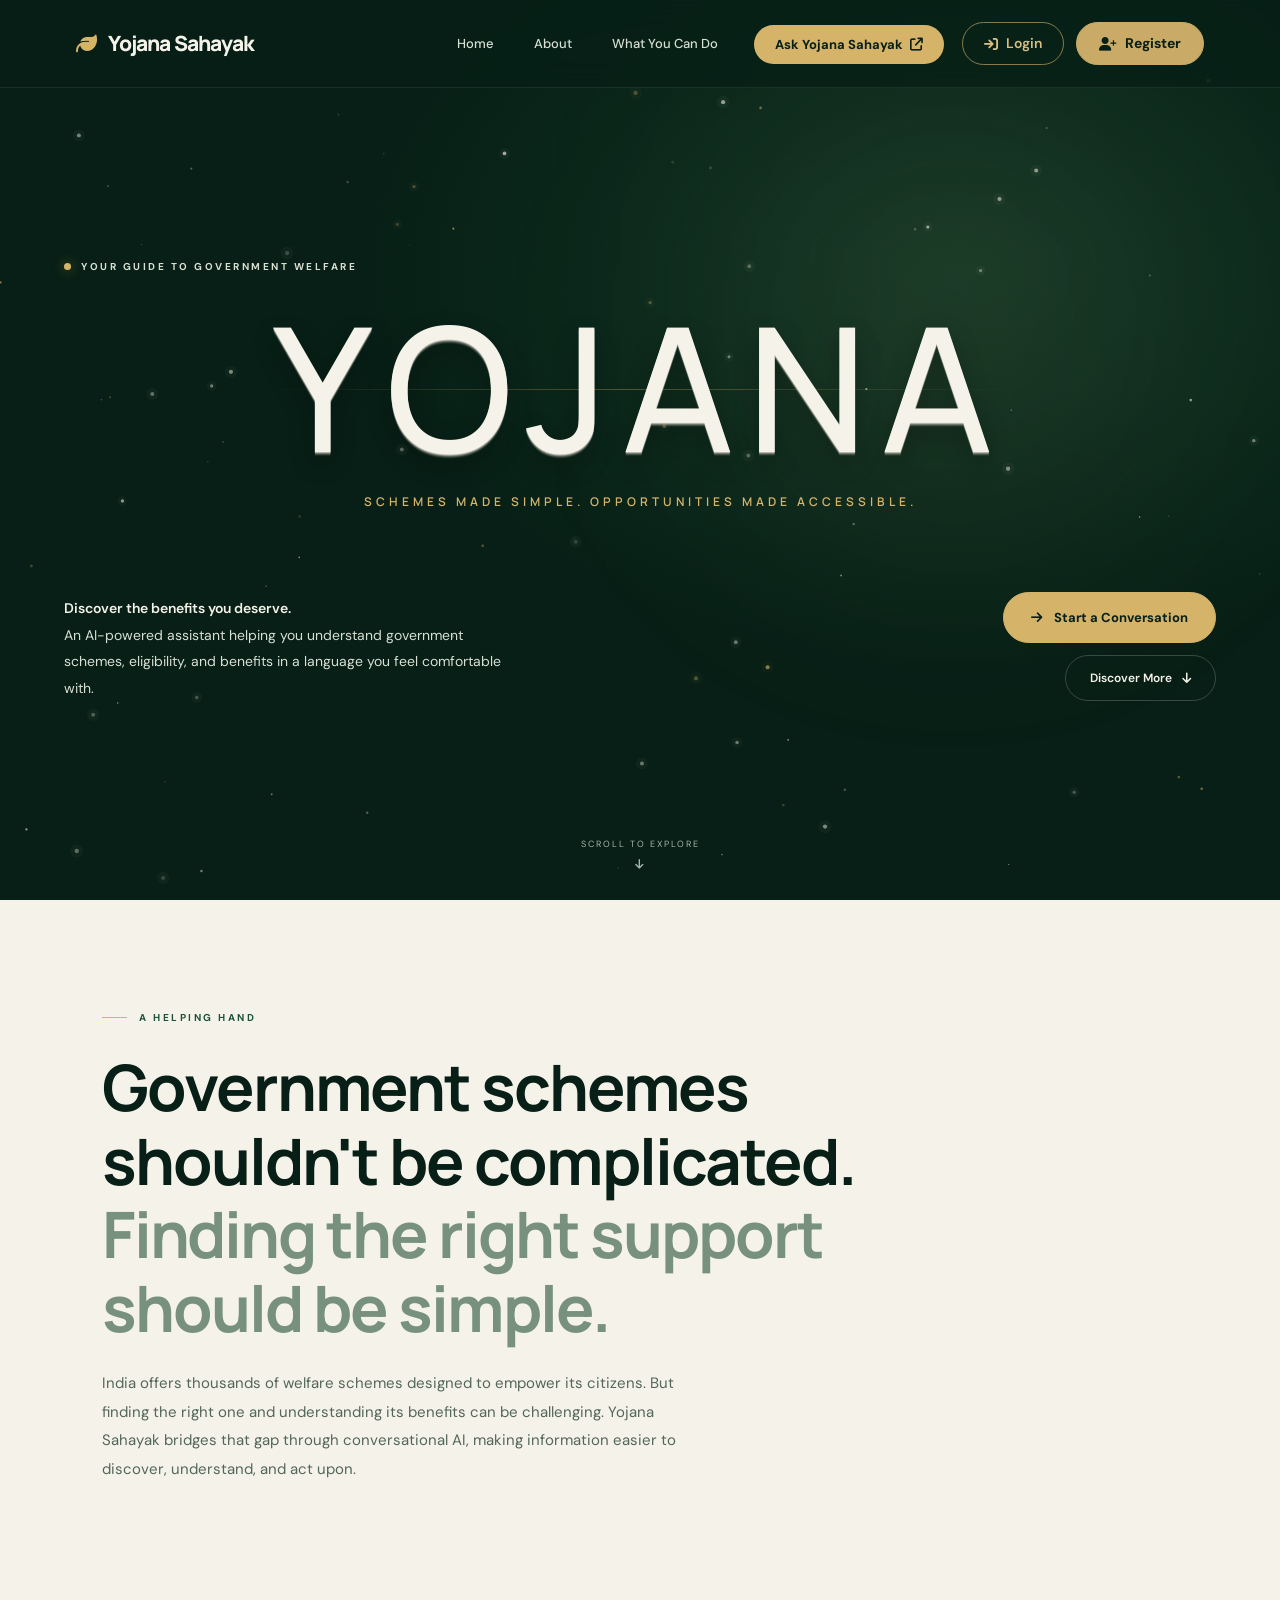
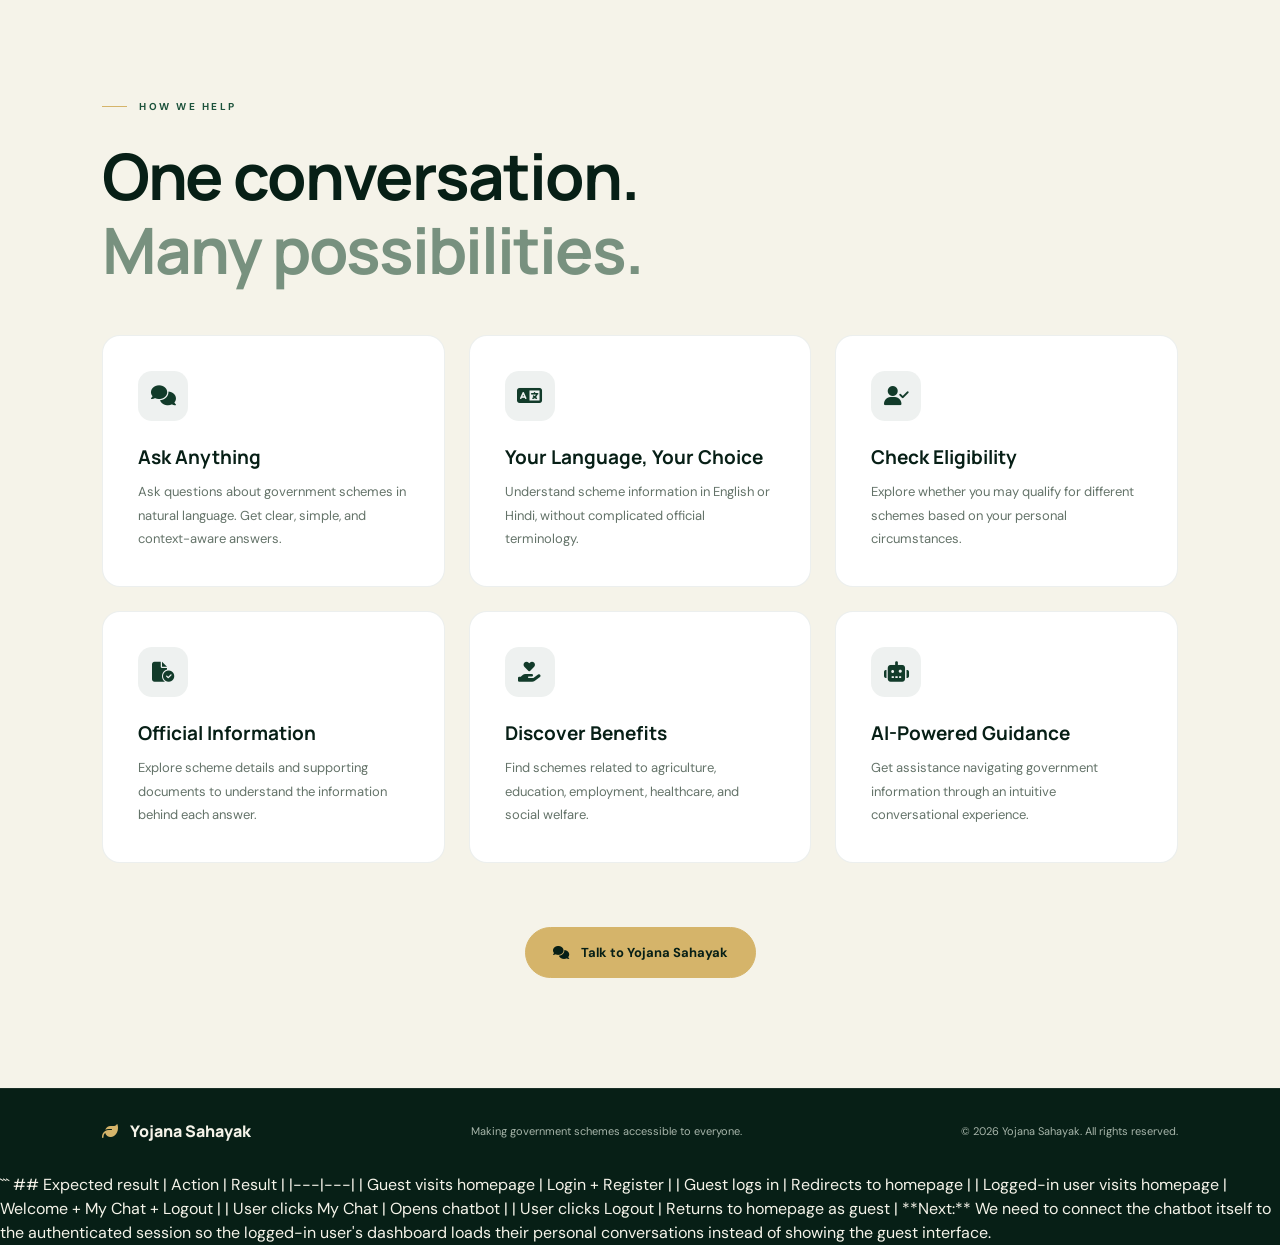
<file: yojana-sahayak/frontend/index.html>
<!DOCTYPE html>
<html lang="en">

<head>
    <meta charset="UTF-8">
    <meta name="viewport" content="width=device-width, initial-scale=1.0">

    <meta name="theme-color" content="#071F16">

    <meta name="description"
          content="Yojana Sahayak is an AI-powered assistant helping Indian citizens discover government schemes, understand eligibility, and access benefits in their preferred language.">

    <title>Yojana Sahayak | Your Guide to Government Welfare</title>

    <!-- Bootstrap CSS -->
    <link
        href="https://cdn.jsdelivr.net/npm/bootstrap@5.3.3/dist/css/bootstrap.min.css"
        rel="stylesheet">

    <!-- Google Fonts -->
    <link
        href="https://fonts.googleapis.com/css2?family=DM+Sans:wght@400;500;600;700&family=Manrope:wght@400;500;600;700;800&display=swap"
        rel="stylesheet">

    <!-- Font Awesome -->
    <link
        href="https://cdnjs.cloudflare.com/ajax/libs/font-awesome/6.5.0/css/all.min.css"
        rel="stylesheet">

    <!-- Custom Homepage CSS -->
    <link rel="stylesheet" href="assets/css/style.css">

    <!-- Authentication Navigation Styles -->
    <style>
        /* =========================================
           LOGIN & REGISTER NAVIGATION BUTTONS
        ========================================== */

        .auth-nav-buttons {
            display: flex;
            align-items: center;
            gap: 12px;
            margin-left: 18px;
        }

        .nav-login-btn {
            display: inline-flex;
            align-items: center;
            justify-content: center;
            gap: 8px;

            padding: 10px 21px;

            border: 1px solid rgba(201, 171, 103, 0.65);
            border-radius: 50px;

            background: transparent;
            color: #D9BD82;

            font-family: 'DM Sans', sans-serif;
            font-size: 14px;
            font-weight: 600;

            text-decoration: none;
            white-space: nowrap;

            transition: all 0.3s ease;
            cursor: pointer;
        }

        .nav-login-btn:hover {
            background: rgba(201, 171, 103, 0.12);
            border-color: #D9BD82;
            color: #F2DDA8;

            transform: translateY(-2px);

            box-shadow: 0 5px 18px rgba(201, 171, 103, 0.12);
        }

        .nav-register-btn {
            display: inline-flex;
            align-items: center;
            justify-content: center;
            gap: 8px;

            padding: 10px 22px;

            border: 1px solid #C9AB67;
            border-radius: 50px;

            background: #C9AB67;
            color: #071F16;

            font-family: 'DM Sans', sans-serif;
            font-size: 14px;
            font-weight: 700;

            text-decoration: none;
            white-space: nowrap;

            transition: all 0.3s ease;
            cursor: pointer;
        }

        .nav-register-btn:hover {
            background: #E2C782;
            border-color: #E2C782;
            color: #071F16;

            transform: translateY(-3px);

            box-shadow: 0 8px 24px rgba(201, 171, 103, 0.28);
        }

        .nav-login-btn:active,
        .nav-register-btn:active {
            transform: translateY(0);
        }

        /* Keyboard accessibility */
        .nav-login-btn:focus-visible,
        .nav-register-btn:focus-visible {
            outline: 3px solid #F2DDA8;
            outline-offset: 4px;
        }

        /* =========================================
           RESPONSIVE NAVIGATION
        ========================================== */

        @media (max-width: 991px) {

            .auth-nav-buttons {
                margin: 15px 0 10px 0;
                padding: 12px 0;

                justify-content: flex-start;
                flex-wrap: wrap;

                border-top: 1px solid rgba(201, 171, 103, 0.18);
            }

            .nav-login-btn,
            .nav-register-btn {
                padding: 11px 24px;
            }

        }

        @media (max-width: 480px) {

            .auth-nav-buttons {
                gap: 10px;
            }

            .nav-login-btn,
            .nav-register-btn {
                font-size: 13px;
                padding: 10px 19px;
            }

        }
    </style>

</head>

<body>

    <!-- =========================================
         NAVIGATION BAR
    ========================================== -->

    <nav class="navbar navbar-expand-lg">

        <div class="container-fluid">

            <!-- Brand Logo -->

            <a class="navbar-brand" href="#home">

                <i class="fa-solid fa-leaf brand-icon"></i>

                Yojana Sahayak

            </a>

            <!-- Mobile Toggle Button -->

            <button
                class="navbar-toggler"
                type="button"
                data-bs-toggle="collapse"
                data-bs-target="#mainNavbar"
                aria-controls="mainNavbar"
                aria-expanded="false"
                aria-label="Toggle navigation">

                <span class="navbar-toggler-icon"></span>

            </button>

            <!-- Navigation Links -->

            <div
                class="collapse navbar-collapse justify-content-end"
                id="mainNavbar">

                <ul class="navbar-nav align-items-lg-center">

                    <li class="nav-item">

                        <a class="nav-link" href="#home">
                            Home
                        </a>

                    </li>

                    <li class="nav-item">

                        <a class="nav-link" href="#about">
                            About
                        </a>

                    </li>

                    <li class="nav-item">

                        <a class="nav-link" href="#features">
                            What You Can Do
                        </a>

                    </li>

                    <!-- Chat Button -->

                    <li class="nav-item ms-lg-3">

                        <a class="nav-cta"
                           href="chat.html">

                            Ask Yojana Sahayak

                            <i class="fa-solid fa-arrow-up-right-from-square ms-1"></i>

                        </a>

                    </li>

                </ul>

                <!-- =====================================
                     LOGIN & REGISTER BUTTONS
                ====================================== -->

                <div class="auth-nav-buttons">

                    <!-- Login -->

                    <a
                        href="login.html"
                        class="nav-login-btn">

                        <i class="fa-solid fa-arrow-right-to-bracket"></i>

                        Login

                    </a>

                    <!-- Register -->

                    <a
                        href="register.html"
                        class="nav-register-btn">

                        <i class="fa-solid fa-user-plus"></i>

                        Register

                    </a>

                </div>

            </div>

        </div>

    </nav>

    <!-- =========================================
         HERO / HOMEPAGE SECTION
    ========================================== -->

    <main>

        <section class="hero" id="home">

            <!-- Interactive Particle Background -->

            <canvas
                id="particleCanvas"
                aria-hidden="true">
            </canvas>

            <!-- Cursor Following Glow -->

            <div
                class="cursor-glow"
                aria-hidden="true">
            </div>

            <!-- Ambient Background Glow -->

            <div
                class="hero-glow"
                aria-hidden="true">
            </div>

            <!-- Hero Top Label -->

            <div class="hero-topline">

                <span class="status-dot"></span>

                Your guide to government welfare

            </div>

            <!-- Interactive 3D Heading -->

            <div class="hero-title-wrap">

                <h1 class="hero-title" id="interactiveTitle">

                    YOJANA

                </h1>

            </div>

            <!-- Hero Subtitle -->

            <p class="hero-subtitle">

                Schemes made simple. Opportunities made accessible.

            </p>

            <!-- Hero Bottom Content -->

            <div class="hero-bottom">

                <!-- Description -->

                <div class="hero-description">

                    <strong>
                        Discover the benefits you deserve.
                    </strong>

                    <br>

                    An AI-powered assistant helping you understand
                    government schemes, eligibility, and benefits
                    in a language you feel comfortable with.

                </div>

                <!-- Call To Action Buttons -->

                <div class="hero-actions">

                    <a
                        href="chat.html"
                        class="btn-primary-custom">

                        <i class="fa-solid fa-arrow-right"></i>

                        Start a Conversation

                    </a>

                    <a
                        href="#features"
                        class="btn-secondary-custom">

                        Discover More

                        <i class="fa-solid fa-arrow-down"></i>

                    </a>

                </div>

            </div>

            <!-- Scroll Indicator -->

            <div class="scroll-indicator">

                <span>
                    SCROLL TO EXPLORE
                </span>

                <i class="fa-solid fa-arrow-down"></i>

            </div>

        </section>

        <!-- =========================================
             ABOUT SECTION
        ========================================== -->

        <section class="intro-section" id="about">

            <!-- Section Label -->

            <div class="section-label">
                A helping hand
            </div>

            <!-- Section Heading -->

            <h2 class="intro-heading">

                Government schemes shouldn't be complicated.

                <span>
                    Finding the right support should be simple.
                </span>

            </h2>

            <!-- Section Description -->

            <p class="intro-text">

                India offers thousands of welfare schemes designed
                to empower its citizens. But finding the right one
                and understanding its benefits can be challenging.

                Yojana Sahayak bridges that gap through
                conversational AI, making information easier to
                discover, understand, and act upon.

            </p>

        </section>

        <!-- =========================================
             FEATURES SECTION
        ========================================== -->

        <section class="features-section" id="features">

            <!-- Section Label -->

            <div class="section-label">
                How we help
            </div>

            <!-- Section Heading -->

            <h2 class="intro-heading mb-5">

                One conversation.

                <br>

                <span>
                    Many possibilities.
                </span>

            </h2>

            <!-- Features Grid -->

            <div class="row g-4">

                <!-- FEATURE 1: AI CHAT -->

                <div class="col-md-6 col-lg-4">

                    <div class="feature-card">

                        <div class="feature-icon">
                            <i class="fa-solid fa-comments"></i>
                        </div>

                        <h4>
                            Ask Anything
                        </h4>

                        <p>
                            Ask questions about government schemes
                            in natural language. Get clear, simple,
                            and context-aware answers.
                        </p>

                    </div>

                </div>

                <!-- FEATURE 2: MULTILINGUAL -->

                <div class="col-md-6 col-lg-4">

                    <div class="feature-card">

                        <div class="feature-icon">
                            <i class="fa-solid fa-language"></i>
                        </div>

                        <h4>
                            Your Language, Your Choice
                        </h4>

                        <p>
                            Understand scheme information in
                            English or Hindi, without complicated
                            official terminology.
                        </p>

                    </div>

                </div>

                <!-- FEATURE 3: ELIGIBILITY -->

                <div class="col-md-6 col-lg-4">

                    <div class="feature-card">

                        <div class="feature-icon">
                            <i class="fa-solid fa-user-check"></i>
                        </div>

                        <h4>
                            Check Eligibility
                        </h4>

                        <p>
                            Explore whether you may qualify for
                            different schemes based on your
                            personal circumstances.
                        </p>

                    </div>

                </div>

                <!-- FEATURE 4: OFFICIAL DOCUMENTS -->

                <div class="col-md-6 col-lg-4">

                    <div class="feature-card">

                        <div class="feature-icon">
                            <i class="fa-solid fa-file-circle-check"></i>
                        </div>

                        <h4>
                            Official Information
                        </h4>

                        <p>
                            Explore scheme details and supporting
                            documents to understand the information
                            behind each answer.
                        </p>

                    </div>

                </div>

                <!-- FEATURE 5: BENEFITS -->

                <div class="col-md-6 col-lg-4">

                    <div class="feature-card">

                        <div class="feature-icon">
                            <i class="fa-solid fa-hand-holding-heart"></i>
                        </div>

                        <h4>
                            Discover Benefits
                        </h4>

                        <p>
                            Find schemes related to agriculture,
                            education, employment, healthcare,
                            and social welfare.
                        </p>

                    </div>

                </div>

                <!-- FEATURE 6: AI ASSISTANCE -->

                <div class="col-md-6 col-lg-4">

                    <div class="feature-card">

                        <div class="feature-icon">
                            <i class="fa-solid fa-robot"></i>
                        </div>

                        <h4>
                            AI-Powered Guidance
                        </h4>

                        <p>
                            Get assistance navigating government
                            information through an intuitive
                            conversational experience.
                        </p>

                    </div>

                </div>

            </div>

            <!-- Features Section CTA -->

            <div class="text-center mt-5 pt-3">

                <a
                    href="chat.html"
                    class="btn-primary-custom">

                    <i class="fa-solid fa-comments"></i>

                    Talk to Yojana Sahayak

                </a>

            </div>

        </section>

    </main>

    <!-- =========================================
         FOOTER
    ========================================== -->

    <footer class="footer">

        <div
            class="d-flex justify-content-between align-items-center flex-wrap gap-3">

            <!-- Footer Brand -->

            <div class="footer-brand">

                <i class="fa-solid fa-leaf brand-icon"></i>

                Yojana Sahayak

            </div>

            <!-- Footer Description -->

            <p class="footer-text mb-0">

                Making government schemes accessible to everyone.

            </p>

            <!-- Copyright -->

            <p class="footer-text mb-0">

                &copy; 2026 Yojana Sahayak. All rights reserved.

            </p>

        </div>

    </footer>

    <!-- =========================================
         JAVASCRIPT LIBRARIES
    ========================================== -->

    <!-- Bootstrap JavaScript -->

    <script
        src="https://cdn.jsdelivr.net/npm/bootstrap@5.3.3/dist/js/bootstrap.bundle.min.js">
    </script>

    <!-- Custom Homepage JavaScript -->

    <script src="assets/js/home.js"></script>
    
<script>
document.addEventListener("DOMContentLoaded", async function () {

    const authButtons = document.querySelector(".auth-nav-buttons");

    if (!authButtons) return;

    try {

        const response = await fetch(
            "../backend/api/auth.php?action=me",
            {
                method: "GET",
                credentials: "include"
            }
        );

        const result = await response.json();

        if (result.success && result.data && result.data.user) {

            const user = result.data.user;

            authButtons.innerHTML = `
                <span style="
                    color: #D9BD82;
                    font-size: 14px;
                    font-weight: 600;
                    margin-right: 5px;
                ">
                    <i class="fa-solid fa-user-circle me-1"></i>
                    Welcome, ${escapeHTML(user.full_name)}
                </span>

                <a href="chat.html" class="nav-register-btn">
                    <i class="fa-solid fa-comments"></i>
                    My Chat
                </a>

                <button type="button" class="nav-login-btn" id="logoutBtn">
                    <i class="fa-solid fa-right-from-bracket"></i>
                    Logout
                </button>
            `;

            document.getElementById("logoutBtn").addEventListener(
                "click",
                async function () {

                    try {

                        const logoutResponse = await fetch(
                            "../backend/api/auth.php?action=logout",
                            {
                                method: "POST",
                                credentials: "include"
                            }
                        );

                        const logoutResult = await logoutResponse.json();

                        if (logoutResult.success) {

                            localStorage.removeItem("yojana_logged_in");

                            window.location.href = "index.html";

                        } else {

                            alert("Unable to log out. Please try again.");

                        }

                    } catch (error) {

                        console.error("Logout error:", error);
                        alert("Unable to connect to the server.");

                    }

                }
            );

        }

    } catch (error) {

        console.error("Authentication check failed:", error);

    }

});

function escapeHTML(value) {

    const div = document.createElement("div");

    div.textContent = value ?? "";

    return div.innerHTML;

}
</script>
```

## Expected result

| Action | Result |
|---|---|
| Guest visits homepage | Login + Register |
| Guest logs in | Redirects to homepage |
| Logged-in user visits homepage | Welcome + My Chat + Logout |
| User clicks My Chat | Opens chatbot |
| User clicks Logout | Returns to homepage as guest |

**Next:** We need to connect the chatbot itself to the authenticated session so the logged-in user's dashboard loads their personal conversations instead of showing the guest interface.

</body>

</html>
</file>
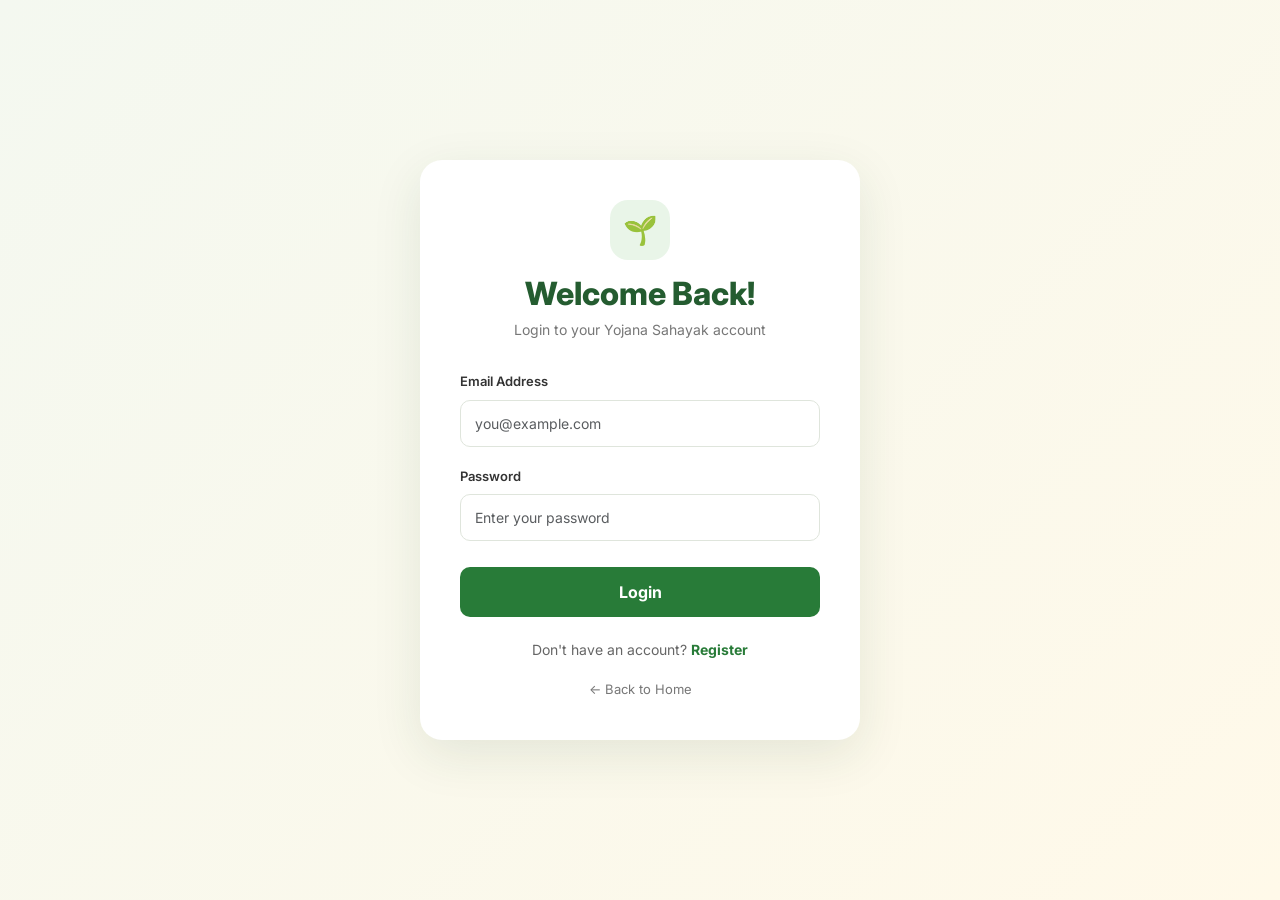
<file: yojana-sahayak/frontend/login.html>
<!DOCTYPE html>
<html lang="en">
<head>
    <meta charset="UTF-8">
    <meta name="viewport" content="width=device-width, initial-scale=1.0">
    <title>Login | Yojana Sahayak</title>

    <link href="https://cdn.jsdelivr.net/npm/bootstrap@5.3.3/dist/css/bootstrap.min.css" rel="stylesheet">
    <link href="https://fonts.googleapis.com/css2?family=Inter:wght@400;500;600;700;800&display=swap" rel="stylesheet">

    <style>
        * { box-sizing: border-box; }

        body {
            margin: 0;
            min-height: 100vh;
            font-family: 'Inter', sans-serif;
            background: linear-gradient(135deg, #f4f8f0, #fff9e9);
            display: flex;
            align-items: center;
            justify-content: center;
            padding: 25px;
        }

        .auth-container {
            width: 100%;
            max-width: 440px;
            background: #ffffff;
            border-radius: 22px;
            padding: 40px;
            box-shadow: 0 15px 50px rgba(30, 70, 35, 0.10);
        }

        .brand {
            text-align: center;
            margin-bottom: 28px;
        }

        .brand-icon {
            width: 60px;
            height: 60px;
            background: #e9f5e8;
            color: #247a36;
            display: flex;
            align-items: center;
            justify-content: center;
            margin: 0 auto 15px;
            border-radius: 18px;
            font-size: 28px;
        }

        .brand h2 {
            font-weight: 800;
            color: #245c30;
            margin-bottom: 6px;
        }

        .brand p {
            color: #777;
            font-size: 14px;
        }

        .form-label {
            font-size: 13px;
            font-weight: 600;
            color: #333;
        }

        .form-control {
            padding: 12px 14px;
            border-radius: 10px;
            border: 1px solid #dfe5dc;
            font-size: 14px;
        }

        .form-control:focus {
            border-color: #398344;
            box-shadow: 0 0 0 3px rgba(57, 131, 68, 0.12);
        }

        .btn-login {
            width: 100%;
            padding: 13px;
            background: #287b38;
            color: white;
            border: none;
            border-radius: 10px;
            font-weight: 700;
            margin-top: 10px;
            transition: 0.2s;
        }

        .btn-login:hover {
            background: #1f622c;
            color: white;
        }

        .btn-login:disabled {
            opacity: 0.7;
        }

        .bottom-text {
            text-align: center;
            margin-top: 22px;
            font-size: 14px;
            color: #666;
        }

        .bottom-text a {
            color: #287b38;
            font-weight: 700;
            text-decoration: none;
        }

        .home-link {
            display: block;
            text-align: center;
            margin-top: 20px;
            color: #777;
            text-decoration: none;
            font-size: 13px;
        }

        .home-link:hover {
            color: #287b38;
        }

        #message {
            display: none;
            font-size: 13px;
            border-radius: 8px;
        }

        @media(max-width: 480px) {
            .auth-container { padding: 28px 22px; }
        }
    </style>
</head>

<body>

<div class="auth-container">

    <div class="brand">
        <div class="brand-icon">🌱</div>
        <h2>Welcome Back!</h2>
        <p>Login to your Yojana Sahayak account</p>
    </div>

    <div id="message" class="alert"></div>

    <form id="loginForm">

        <div class="mb-3">
            <label class="form-label" for="email">Email Address</label>
            <input
                type="email"
                class="form-control"
                id="email"
                name="email"
                placeholder="you@example.com"
                autocomplete="email"
                required
            >
        </div>

        <div class="mb-3">
            <label class="form-label" for="password">Password</label>
            <input
                type="password"
                class="form-control"
                id="password"
                name="password"
                placeholder="Enter your password"
                autocomplete="current-password"
                required
            >
        </div>

        <button type="submit" class="btn-login" id="loginBtn">
            Login
        </button>

    </form>

    <div class="bottom-text">
        Don't have an account?
        <a href="register.html">Register</a>
    </div>

    <a href="index.html" class="home-link">← Back to Home</a>

</div>

<script>
const AUTH_API = "http://localhost/yojana-sahayak/backend/api/auth.php";
const form = document.getElementById("loginForm");
const message = document.getElementById("message");
const button = document.getElementById("loginBtn");

function showMessage(text, type = "danger") {
    message.className = `alert alert-${type}`;
    message.textContent = text;
    message.style.display = "block";
}

form.addEventListener("submit", async function (e) {
    e.preventDefault();

    const email = document.getElementById("email").value.trim();
    const password = document.getElementById("password").value;

    button.disabled = true;
    button.textContent = "Logging in...";
    message.style.display = "none";

    try {
        const response = await fetch(`${AUTH_API}?action=login`, {
            method: "POST",
            headers: {
                "Content-Type": "application/json"
            },
            credentials: "include",
            body: JSON.stringify({
                email,
                password
            })
        });

        const result = await response.json();

        if (result.success) {

            showMessage("Login successful! Redirecting...", "success");

            // Inform chat.js that the user is authenticated
            localStorage.setItem("yojana_logged_in", "true");

            setTimeout(() => {
                window.location.href = "index.html";
            }, 800);

        } else {
            showMessage(result.message || "Invalid email or password.");
        }

    } catch (error) {
        console.error("Login error:", error);
        showMessage("Unable to connect to the server. Please try again.");
    }

    button.disabled = false;
    button.textContent = "Login";
});
</script>

</body>
</html>
</file>
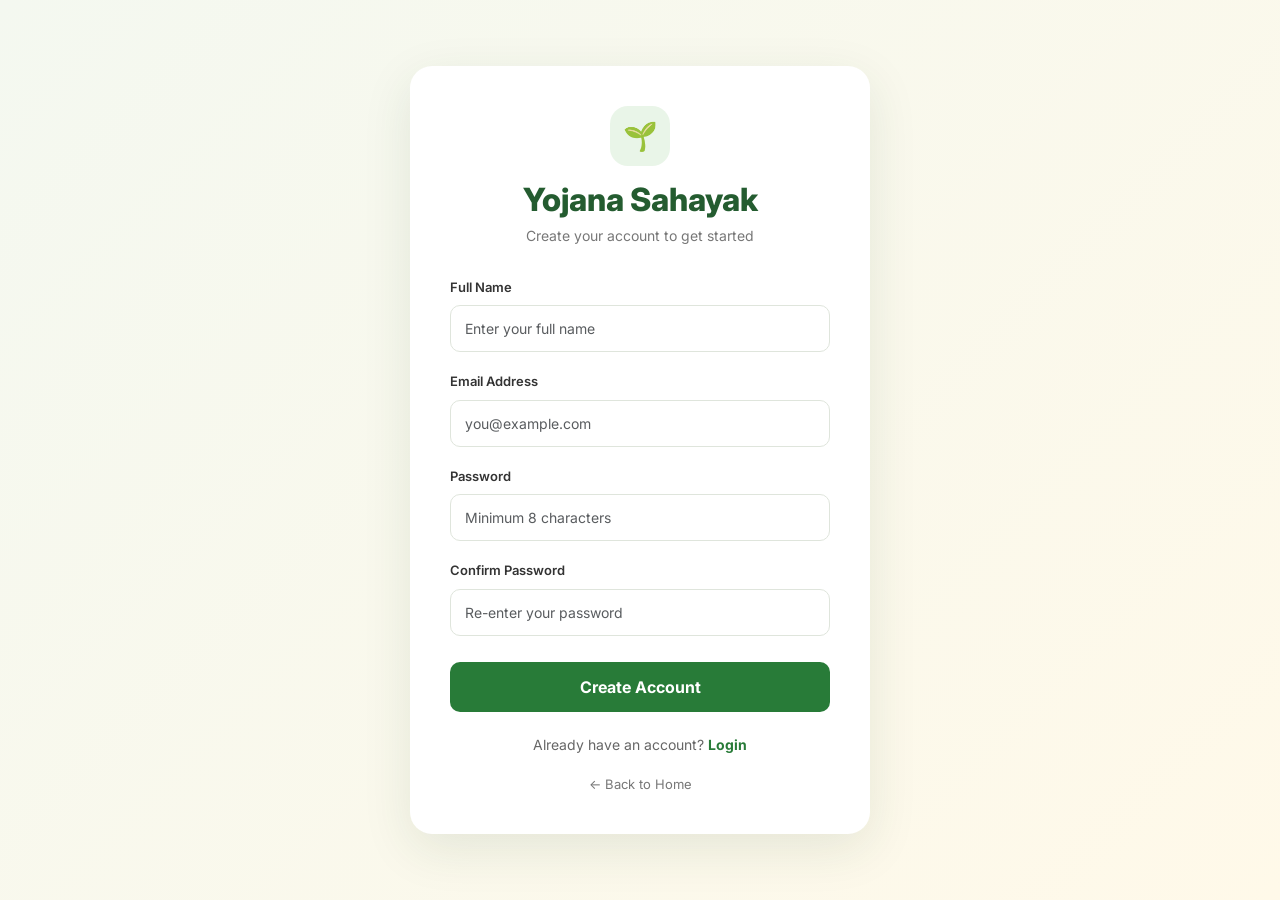
<file: yojana-sahayak/frontend/register.html>
<!DOCTYPE html>
<html lang="en">
<head>
    <meta charset="UTF-8">
    <meta name="viewport" content="width=device-width, initial-scale=1.0">
    <title>Create Account | Yojana Sahayak</title>

    <link href="https://cdn.jsdelivr.net/npm/bootstrap@5.3.3/dist/css/bootstrap.min.css" rel="stylesheet">
    <link href="https://fonts.googleapis.com/css2?family=Inter:wght@400;500;600;700;800&display=swap" rel="stylesheet">

    <style>
        * { box-sizing: border-box; }

        body {
            margin: 0;
            min-height: 100vh;
            font-family: 'Inter', sans-serif;
            background: linear-gradient(135deg, #f4f8f0, #fff9e9);
            display: flex;
            align-items: center;
            justify-content: center;
            padding: 25px;
        }

        .auth-container {
            width: 100%;
            max-width: 460px;
            background: #ffffff;
            border-radius: 22px;
            padding: 40px;
            box-shadow: 0 15px 50px rgba(30, 70, 35, 0.10);
        }

        .brand {
            text-align: center;
            margin-bottom: 28px;
        }

        .brand-icon {
            width: 60px;
            height: 60px;
            background: #e9f5e8;
            color: #247a36;
            display: flex;
            align-items: center;
            justify-content: center;
            margin: 0 auto 15px;
            border-radius: 18px;
            font-size: 28px;
        }

        .brand h2 {
            font-weight: 800;
            color: #245c30;
            margin-bottom: 6px;
        }

        .brand p {
            color: #777;
            font-size: 14px;
        }

        .form-label {
            font-size: 13px;
            font-weight: 600;
            color: #333;
        }

        .form-control {
            padding: 12px 14px;
            border-radius: 10px;
            border: 1px solid #dfe5dc;
            font-size: 14px;
        }

        .form-control:focus {
            border-color: #398344;
            box-shadow: 0 0 0 3px rgba(57, 131, 68, 0.12);
        }

        .btn-register {
            width: 100%;
            padding: 13px;
            background: #287b38;
            color: white;
            border: none;
            border-radius: 10px;
            font-weight: 700;
            margin-top: 10px;
            transition: 0.2s;
        }

        .btn-register:hover {
            background: #1f622c;
            color: white;
        }

        .btn-register:disabled {
            opacity: 0.7;
        }

        .bottom-text {
            text-align: center;
            margin-top: 22px;
            font-size: 14px;
            color: #666;
        }

        .bottom-text a {
            color: #287b38;
            font-weight: 700;
            text-decoration: none;
        }

        .home-link {
            display: block;
            text-align: center;
            margin-top: 20px;
            color: #777;
            text-decoration: none;
            font-size: 13px;
        }

        .home-link:hover {
            color: #287b38;
        }

        #message {
            display: none;
            font-size: 13px;
            border-radius: 8px;
        }

        @media(max-width: 480px) {
            .auth-container { padding: 28px 22px; }
        }
    </style>
</head>

<body>

<div class="auth-container">

    <div class="brand">
        <div class="brand-icon">🌱</div>
        <h2>Yojana Sahayak</h2>
        <p>Create your account to get started</p>
    </div>

    <div id="message" class="alert"></div>

    <form id="registerForm">

        <div class="mb-3">
            <label class="form-label" for="full_name">Full Name</label>
            <input
                type="text"
                class="form-control"
                id="full_name"
                name="full_name"
                placeholder="Enter your full name"
                maxlength="120"
                autocomplete="name"
                required
            >
        </div>

        <div class="mb-3">
            <label class="form-label" for="email">Email Address</label>
            <input
                type="email"
                class="form-control"
                id="email"
                name="email"
                placeholder="you@example.com"
                autocomplete="email"
                required
            >
        </div>

        <div class="mb-3">
            <label class="form-label" for="password">Password</label>
            <input
                type="password"
                class="form-control"
                id="password"
                name="password"
                placeholder="Minimum 8 characters"
                minlength="8"
                maxlength="72"
                autocomplete="new-password"
                required
            >
        </div>

        <div class="mb-3">
            <label class="form-label" for="confirm_password">Confirm Password</label>
            <input
                type="password"
                class="form-control"
                id="confirm_password"
                name="confirm_password"
                placeholder="Re-enter your password"
                minlength="8"
                maxlength="72"
                autocomplete="new-password"
                required
            >
        </div>

        <button type="submit" class="btn-register" id="registerBtn">
            Create Account
        </button>

    </form>

    <div class="bottom-text">
        Already have an account?
        <a href="login.html">Login</a>
    </div>

    <a href="index.html" class="home-link">← Back to Home</a>

</div>

<script>
const AUTH_API = "http://localhost/yojana-sahayak/backend/api/auth.php";
const form = document.getElementById("registerForm");
const message = document.getElementById("message");
const button = document.getElementById("registerBtn");

function showMessage(text, type = "danger") {
    message.className = `alert alert-${type}`;
    message.textContent = text;
    message.style.display = "block";
}

form.addEventListener("submit", async function (e) {
    e.preventDefault();

    const full_name = document.getElementById("full_name").value.trim();
    const email = document.getElementById("email").value.trim();
    const password = document.getElementById("password").value;
    const confirm_password = document.getElementById("confirm_password").value;

    if (password !== confirm_password) {
        showMessage("Passwords do not match.");
        return;
    }

    button.disabled = true;
    button.textContent = "Creating account...";
    message.style.display = "none";

    try {
        const response = await fetch(`${AUTH_API}?action=register`, {
            method: "POST",
            headers: {
                "Content-Type": "application/json"
            },
            credentials: "include",
            body: JSON.stringify({
                full_name,
                email,
                password,
                confirm_password
            })
        });

        const result = await response.json();

        if (result.success) {
            showMessage(
                "Account created successfully! Redirecting to login...",
                "success"
            );

            form.reset();

            setTimeout(() => {
                window.location.href = "login.html";
            }, 1500);

        } else {
            showMessage(result.message || "Registration failed.");
        }

    } catch (error) {
        console.error("Registration error:", error);
        showMessage("Unable to connect to the server. Please try again.");
    }

    button.disabled = false;
    button.textContent = "Create Account";
});
</script>

</body>
</html>
</file>
<file: yojana-sahayak/frontend/assets/css/style.css>
/* =========================================
   YOJANA SAHAYAK — HOMEPAGE
   Forest Green + Ivory + Champagne Gold
========================================= */

:root {
    --forest: #123B2A;
    --forest-dark: #071F16;
    --forest-light: #1C523B;

    --ivory: #F5F3E9;
    --ivory-muted: #D8DFD3;

    --gold: #D5B46A;
    --gold-light: #E8D5A1;

    --white: #FFFFFF;
    --muted: #A7B5AA;

    --font-heading: 'Manrope', sans-serif;
    --font-body: 'DM Sans', sans-serif;
}

* {
    margin: 0;
    padding: 0;
    box-sizing: border-box;
}

html {
    scroll-behavior: smooth;
}

body {
    font-family: var(--font-body);
    background: var(--forest-dark);
    color: var(--ivory);
    overflow-x: hidden;
}

a {
    text-decoration: none;
}


/* =========================================
   NAVBAR
========================================= */

.navbar {
    padding: 22px 5%;

    background: rgba(7, 31, 22, 0.78);
    backdrop-filter: blur(16px);

    border-bottom: 1px solid rgba(245, 243, 233, 0.08);

    position: fixed;
    top: 0;
    left: 0;
    width: 100%;

    z-index: 1000;
}

.navbar-brand {
    font-family: var(--font-heading);
    font-size: 21px;
    font-weight: 800;
    letter-spacing: -0.8px;

    color: var(--ivory) !important;
}

.brand-icon {
    color: var(--gold);
    margin-right: 9px;
}

.nav-link {
    color: var(--ivory-muted) !important;
    font-size: 13px;
    font-weight: 500;

    margin: 0 12px;

    transition: color 0.3s ease;
}

.nav-link:hover {
    color: var(--gold) !important;
}

.nav-cta {
    padding: 11px 21px;
    border-radius: 50px;

    background: var(--gold);
    color: var(--forest-dark);

    font-size: 13px;
    font-weight: 700;

    border: none;

    transition: all 0.3s ease;
}

.nav-cta:hover {
    background: var(--gold-light);
    transform: translateY(-2px);
    color: var(--forest-dark);
}

.navbar-toggler {
    border-color: rgba(245, 243, 233, 0.3);
}

.navbar-toggler-icon {
    filter: invert(1);
}


/* =========================================
   HERO SECTION
========================================= */

.hero {
    min-height: 100vh;
    min-height: 100svh;

    position: relative;

    display: flex;
    flex-direction: column;
    justify-content: center;

    padding: 130px 5% 70px;

    overflow: hidden;

    isolation: isolate;

    background:
        radial-gradient(
            ellipse at 75% 30%,
            rgba(36, 93, 62, 0.35),
            transparent 45%
        ),
        var(--forest-dark);
}

/* Background canvas */

#particleCanvas {
    position: absolute;
    inset: 0;

    width: 100%;
    height: 100%;

    z-index: -1;

    pointer-events: none;
}

/* Cursor-following glow */

.cursor-glow {
    position: absolute;

    width: 500px;
    height: 500px;

    left: 0;
    top: 0;

    border-radius: 50%;

    background: radial-gradient(
        circle,
        rgba(213, 180, 106, 0.12) 0%,
        rgba(28, 82, 59, 0.10) 30%,
        transparent 70%
    );

    transform: translate(-50%, -50%);

    pointer-events: none;

    z-index: -1;

    will-change: transform;

    opacity: 0;

    transition: opacity 0.5s ease;
}

.hero:hover .cursor-glow {
    opacity: 1;
}

/* Ambient background glow */

.hero-glow {
    position: absolute;

    width: 450px;
    height: 450px;

    top: 10%;
    right: 8%;

    background: rgba(213, 180, 106, 0.07);

    filter: blur(130px);
    border-radius: 50%;

    pointer-events: none;

    z-index: -1;
}

/* Background texture */

.hero::before {
    content: "";

    position: absolute;
    inset: 0;

    background-image:
        radial-gradient(
            rgba(245, 243, 233, 0.25) 0.7px,
            transparent 0.7px
        );

    background-size: 45px 45px;

    opacity: 0.12;

    pointer-events: none;

    z-index: -1;
}


/* =========================================
   HERO TOP LABEL
========================================= */

.hero-topline {
    display: flex;
    align-items: center;
    gap: 10px;

    margin-bottom: 30px;

    font-size: 10px;
    font-weight: 700;

    letter-spacing: 2.5px;
    text-transform: uppercase;

    color: var(--ivory-muted);

    position: relative;
    z-index: 2;
}

.status-dot {
    width: 7px;
    height: 7px;

    background: var(--gold);
    border-radius: 50%;

    box-shadow: 0 0 12px rgba(213, 180, 106, 0.5);
}


/* =========================================
   INTERACTIVE 3D TYPOGRAPHY
========================================= */

.hero-title {
    font-family: var(--font-heading);

    font-size: clamp(65px, 13.5vw, 190px);
    font-weight: 500;

    line-height: 0.95;

    letter-spacing: 0.08em;

    text-align: center;
    white-space: nowrap;

    color: var(--ivory);

    margin: 0;

    position: relative;
    z-index: 2;

    perspective: 1000px;

    transform-style: preserve-3d;
}

.hero-title-wrap {
    position: relative;
    width: 100%;

    perspective: 1000px;
}

/* Gold light streak */

.hero-title-wrap::after {
    content: "";

    position: absolute;

    width: 65%;
    height: 1px;

    background: linear-gradient(
        90deg,
        transparent,
        var(--gold),
        transparent
    );

    top: 52%;
    left: 17.5%;

    opacity: 0.35;

    z-index: 1;
    pointer-events: none;
}

/* Individual letters */

.hero-title .char {
    display: inline-block;

    position: relative;

    color: var(--ivory);

    transform-style: preserve-3d;

    text-shadow:
        0 1px 0 rgba(245, 243, 233, 0.5),
        0 2px 0 rgba(195, 192, 180, 0.4),
        0 3px 0 rgba(150, 148, 137, 0.3),
        0 4px 0 rgba(100, 98, 90, 0.2),
        0 10px 25px rgba(0, 0, 0, 0.25);

    will-change: transform;

    transition: color 0.3s ease;

    cursor: default;
    transition: transform 0.8s cubic-bezier(0.22, 1, 0.36, 1),
           color 0.6s ease;
}

.hero-title .char:hover {
    color: var(--gold-light);
}

/* Subtitle */

.hero-subtitle {
    font-family: var(--font-heading);

    font-size: 12px;
    font-weight: 600;

    letter-spacing: 4px;
    text-transform: uppercase;

    color: var(--gold);

    text-align: center;

    margin-top: 25px;

    position: relative;
    z-index: 2;
}


/* =========================================
   HERO BOTTOM CONTENT
========================================= */

.hero-bottom {
    display: flex;
    justify-content: space-between;
    align-items: flex-end;

    margin-top: 65px;

    position: relative;
    z-index: 2;
}

.hero-description {
    max-width: 450px;

    color: var(--ivory-muted);

    font-size: 14px;
    line-height: 1.9;
}

.hero-description strong {
    color: var(--ivory);
    font-weight: 600;
}

.hero-actions {
    display: flex;
    flex-direction: column;
    gap: 12px;

    align-items: flex-end;
}

.btn-primary-custom {
    display: inline-flex;
    align-items: center;
    justify-content: center;
    gap: 12px;

    padding: 15px 27px;

    border-radius: 50px;

    background: var(--gold);
    color: var(--forest-dark);

    font-size: 13px;
    font-weight: 700;

    border: 1px solid var(--gold);

    transition: all 0.3s ease;
}

.btn-primary-custom:hover {
    background: var(--gold-light);
    border-color: var(--gold-light);

    color: var(--forest-dark);

    transform: translateY(-3px);
}

.btn-secondary-custom {
    display: inline-flex;
    align-items: center;
    justify-content: center;
    gap: 10px;

    padding: 13px 24px;

    border-radius: 50px;

    background: transparent;
    color: var(--ivory);

    font-size: 12px;
    font-weight: 600;

    border: 1px solid rgba(245, 243, 233, 0.2);

    transition: all 0.3s ease;
}

.btn-secondary-custom:hover {
    border-color: var(--gold);
    color: var(--gold);
}


/* =========================================
   SCROLL INDICATOR
========================================= */

.scroll-indicator {
    position: absolute;

    bottom: 30px;
    left: 50%;

    transform: translateX(-50%);

    display: flex;
    flex-direction: column;
    align-items: center;
    gap: 8px;

    color: var(--muted);

    font-size: 9px;
    letter-spacing: 2px;

    animation: scrollFloat 2s infinite ease-in-out;
}

.scroll-indicator i {
    font-size: 11px;
}

@keyframes scrollFloat {
    0%, 100% {
        transform: translate(-50%, 0);
    }

    50% {
        transform: translate(-50%, 6px);
    }
}


/* =========================================
   INTRO SECTION
========================================= */

.intro-section {
    padding: 110px 8%;

    background: var(--ivory);
    color: var(--forest-dark);
}

.section-label {
    display: flex;
    align-items: center;
    gap: 12px;

    font-size: 10px;
    font-weight: 700;

    letter-spacing: 2.5px;
    text-transform: uppercase;

    color: var(--forest-light);

    margin-bottom: 25px;
}

.section-label::before {
    content: "";

    width: 25px;
    height: 1px;

    background: var(--gold);
}

.intro-heading {
    font-family: var(--font-heading);

    font-size: clamp(32px, 5vw, 66px);
    font-weight: 700;

    line-height: 1.15;
    letter-spacing: -2px;

    max-width: 850px;
}

.intro-heading span {
    color: #78917F;
}

.intro-text {
    font-size: 15px;
    line-height: 1.9;

    color: #53665A;

    max-width: 600px;

    margin-top: 25px;
}


/* =========================================
   FEATURES SECTION
========================================= */

.features-section {
    padding: 90px 8% 110px;

    background: var(--ivory);
    color: var(--forest-dark);
}

.feature-card {
    height: 100%;

    padding: 35px;

    background: var(--white);

    border: 1px solid rgba(18, 59, 42, 0.08);
    border-radius: 18px;

    transition:
        transform 0.3s ease,
        box-shadow 0.3s ease;
}

.feature-card:hover {
    transform: translateY(-7px);

    box-shadow: 0 20px 45px rgba(18, 59, 42, 0.08);
}

.feature-icon {
    display: flex;
    align-items: center;
    justify-content: center;

    width: 50px;
    height: 50px;

    border-radius: 14px;

    background: rgba(18, 59, 42, 0.07);

    color: var(--forest);

    font-size: 20px;

    margin-bottom: 25px;
}

.feature-card h4 {
    font-family: var(--font-heading);

    font-size: 19px;
    font-weight: 700;

    margin-bottom: 12px;
}

.feature-card p {
    font-size: 13px;
    line-height: 1.8;

    color: #647369;

    margin: 0;
}


/* =========================================
   FOOTER
========================================= */

.footer {
    padding: 30px 8%;

    background: var(--forest-dark);

    border-top: 1px solid rgba(245, 243, 233, 0.08);
}

.footer-brand {
    font-family: var(--font-heading);

    font-size: 16px;
    font-weight: 800;

    color: var(--ivory);
}

.footer-text {
    color: var(--muted);
    font-size: 11px;
}


/* =========================================
   RESPONSIVE DESIGN
========================================= */

@media (max-width: 991px) {

    .navbar-collapse {
        padding: 20px 0;
    }

    .nav-link {
        margin: 10px 0;
    }

    .hero-title {
        font-size: clamp(60px, 14vw, 130px);
        letter-spacing: 0.03em;
    }

    .hero-bottom {
        margin-top: 50px;
    }

    .intro-section,
    .features-section {
        padding-left: 6%;
        padding-right: 6%;
    }
}


@media (max-width: 576px) {

    .navbar {
        padding: 16px 5%;
    }

    .navbar-brand {
        font-size: 18px;
    }

    .hero {
        padding: 120px 6% 100px;
    }

    .hero-topline {
        font-size: 8px;
        letter-spacing: 1.5px;

        margin-bottom: 45px;
    }

    .hero-title {
        font-size: 16vw;
        letter-spacing: 0;

        white-space: normal;
    }

    .hero-title-wrap::after {
        width: 90%;
        left: 5%;
    }

    .hero-subtitle {
        font-size: 9px;
        letter-spacing: 2px;

        margin-top: 20px;
    }

    .hero-bottom {
        flex-direction: column;
        align-items: flex-start;

        gap: 30px;

        margin-top: 60px;
    }

    .hero-description {
        font-size: 12px;
    }

    .hero-actions {
        flex-direction: row;
        align-items: center;

        flex-wrap: wrap;
    }

    .btn-primary-custom {
        padding: 13px 20px;
        font-size: 11px;
    }

    .btn-secondary-custom {
        padding: 12px 18px;
        font-size: 11px;
    }

    .scroll-indicator {
        display: none;
    }

    .intro-section {
        padding: 75px 6%;
    }

    .intro-heading {
        letter-spacing: -1px;
    }

    .intro-text {
        font-size: 13px;
    }

    .features-section {
        padding: 50px 6% 75px;
    }

    .feature-card {
        padding: 25px;
    }

    .cursor-glow {
        display: none;
    }
}


/* =========================================
   ACCESSIBILITY
========================================= */

@media (prefers-reduced-motion: reduce) {

    *,
    *::before,
    *::after {
        animation-duration: 0.01ms !important;
        animation-iteration-count: 1 !important;
        transition-duration: 0.01ms !important;
    }
}
</file>
